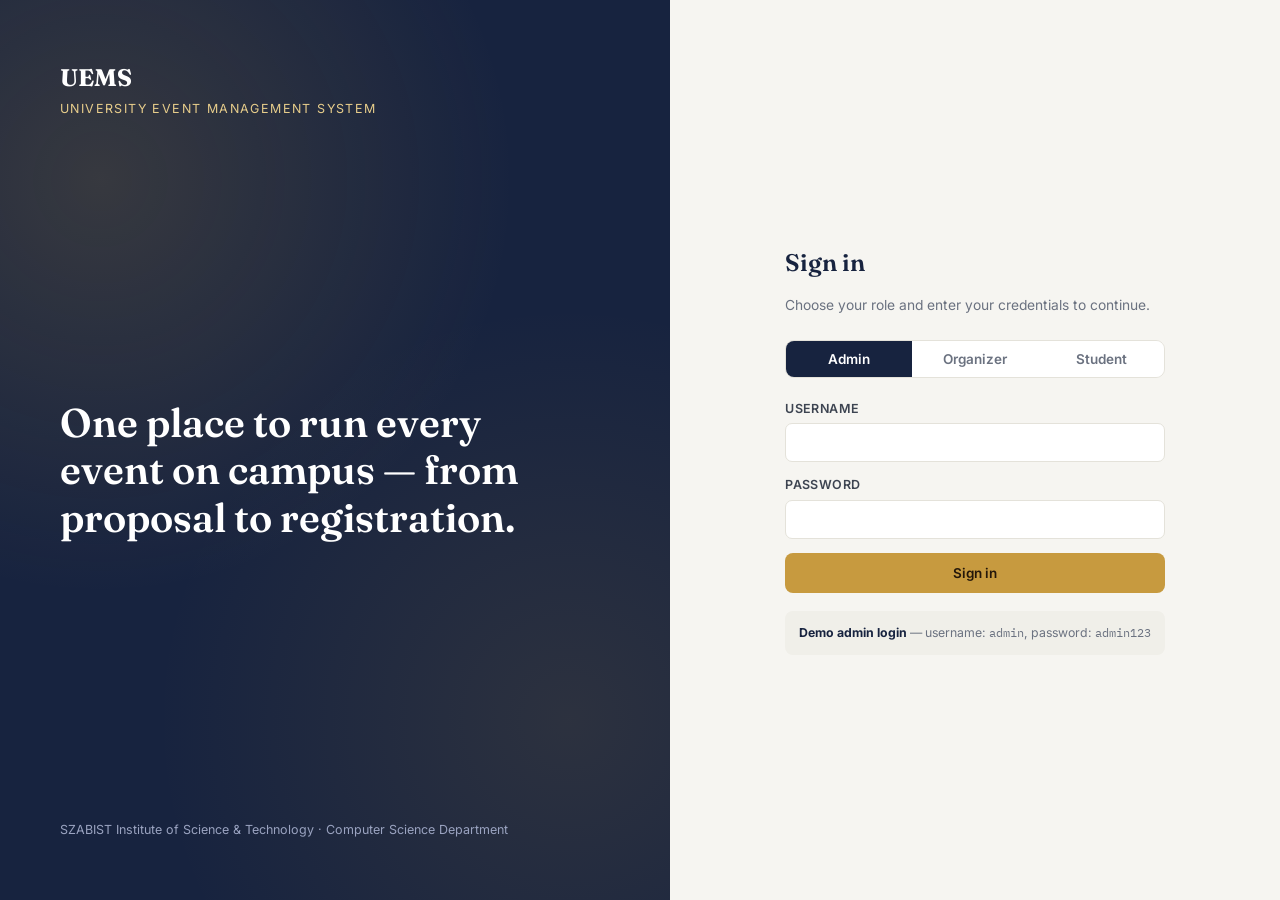
<file: index.html>
<!DOCTYPE html>
<html lang="en">
<head>
<meta charset="UTF-8" />
<meta name="viewport" content="width=device-width, initial-scale=1.0" />
<title>UEMS — Sign In</title>
<link rel="stylesheet" href="style.css" />
</head>
<body>

<div class="login-shell">
  <div class="login-brand">
    <div>
      <div class="mark">UEMS</div>
      <div class="tag-sub">University Event Management System</div>
    </div>
    <div class="headline">One place to run every event on campus — from proposal to registration.</div>
    <div class="foot">SZABIST Institute of Science &amp; Technology · Computer Science Department</div>
  </div>

  <div class="login-form-side">
    <div class="login-card">
      <h1>Sign in</h1>
      <p class="lede">Choose your role and enter your credentials to continue.</p>

      <div class="role-toggle" role="tablist" aria-label="Login role">
        <button type="button" id="roleAdminBtn" class="active" onclick="setRole('admin')">Admin</button>
        <button type="button" id="roleOrganizerBtn" onclick="setRole('organizer')">Organizer</button>
        <button type="button" id="roleStudentBtn" onclick="setRole('student')">Student</button>
      </div>

      <div class="error-msg" id="loginError"></div>

      <form id="loginForm" onsubmit="handleLogin(event)">
        <div class="field">
          <label for="username">Username</label>
          <input id="username" name="username" type="text" autocomplete="username" required />
        </div>
        <div class="field">
          <label for="password">Password</label>
          <input id="password" name="password" type="password" autocomplete="current-password" required />
        </div>
        <button type="submit" class="btn btn-gold" style="width:100%; justify-content:center; padding:11px;">Sign in</button>
      </form>

      <div class="hint-box" id="hintBox">
        <b>Demo admin login</b> — username: <code>admin</code>, password: <code>admin123</code>
      </div>
    </div>
  </div>
</div>

<div id="toast"></div>

<script src="db.js"></script>
<script src="auth.js"></script>
<script>
  let currentRole = "admin";

  const HINTS = {
    admin: "<b>Demo admin login</b> — username: <code>admin</code>, password: <code>admin123</code>",
    organizer: "<b>Demo organizer logins</b> — <code>hassan.raza</code> / <code>mehreen.ali</code>, password: <code>organizer123</code>",
    student: "<b>Demo student logins</b> — <code>ayesha.khan</code> / <code>bilal.ahmed</code> / <code>sara.farooq</code>, password: <code>student123</code>",
  };

  function setRole(role) {
    currentRole = role;
    document.getElementById("roleAdminBtn").classList.toggle("active", role === "admin");
    document.getElementById("roleOrganizerBtn").classList.toggle("active", role === "organizer");
    document.getElementById("roleStudentBtn").classList.toggle("active", role === "student");
    document.getElementById("hintBox").innerHTML = HINTS[role];
    document.getElementById("loginError").classList.remove("show");
  }

  function handleLogin(e) {
    e.preventDefault();
    const username = document.getElementById("username").value.trim();
    const password = document.getElementById("password").value;
    const errBox = document.getElementById("loginError");
    try {
      const session = Auth.login(username, password, currentRole);
      const redirect = sessionStorage.getItem("uems_redirect_after_login");
      sessionStorage.removeItem("uems_redirect_after_login");
      const defaultPage = { admin: "admin.html", organizer: "organizer.html", student: "student.html" }[session.role];
      // Only honor the saved redirect if it points at this role's own page
      // (e.g. a QR deep link to student.html?event=... for a student login).
      const redirectFile = redirect ? redirect.substring(redirect.lastIndexOf("/") + 1) : "";
      window.location.href = redirectFile.startsWith(defaultPage) ? redirectFile : defaultPage;
    } catch (err) {
      errBox.textContent = err.message;
      errBox.classList.add("show");
    }
  }

  // If already logged in, skip straight to the right dashboard.
  (function redirectIfLoggedIn() {
    const session = Auth.current();
    if (session) {
      window.location.href = { admin: "admin.html", organizer: "organizer.html", student: "student.html" }[session.role];
    }
  })();
</script>
</body>
</html>
</file>
<file: style.css>
/* ============================================================
   UEMS Design Tokens
   Palette: ink navy (surface/brand), muted gold (accent/action),
   off-white (page bg), slate (body text), plus semantic
   success/danger for registration states.
   Type: Fraunces (display, used sparingly) + Inter (UI/body) +
   IBM Plex Mono (IDs, timestamps, capacity counters).
   ============================================================ */

@import url("https://fonts.googleapis.com/css2?family=Fraunces:opsz,wght@9..144,500;9..144,600;9..144,700&family=Inter:wght@400;500;600;700&family=IBM+Plex+Mono:wght@400;500&display=swap");

:root {
  --ink: #17233f;
  --ink-2: #223257;
  --gold: #c79a3f;
  --gold-light: #e7cd8b;
  --paper: #f6f5f1;
  --card: #ffffff;
  --slate: #3d4451;
  --slate-soft: #6b7280;
  --line: #e4e2da;
  --success: #2f8f5b;
  --success-bg: #e8f5ee;
  --danger: #c1443b;
  --danger-bg: #fbeae8;
  --radius: 10px;
  --shadow: 0 1px 2px rgba(23, 35, 63, 0.06), 0 4px 16px rgba(23, 35, 63, 0.06);
  --focus: 0 0 0 3px rgba(199, 154, 63, 0.35);
}

* { box-sizing: border-box; }

html, body {
  margin: 0;
  padding: 0;
  background: var(--paper);
  color: var(--slate);
  font-family: "Inter", system-ui, sans-serif;
  font-size: 15px;
  line-height: 1.5;
}

h1, h2, h3, .display {
  font-family: "Fraunces", Georgia, serif;
  color: var(--ink);
  font-weight: 600;
  margin: 0;
}

code, .mono, .seat-count, .id-tag {
  font-family: "IBM Plex Mono", monospace;
}

a { color: inherit; }

button, input, select, textarea {
  font-family: inherit;
  font-size: inherit;
}

:focus-visible {
  outline: none;
  box-shadow: var(--focus);
  border-radius: 4px;
}

/* ---------- Layout shell (admin / student dashboards) ---------- */

.shell {
  display: grid;
  grid-template-columns: 240px 1fr;
  min-height: 100vh;
}

.sidebar {
  background: var(--ink);
  color: #eef0f6;
  padding: 28px 20px;
  display: flex;
  flex-direction: column;
  gap: 28px;
}

.brand {
  display: flex;
  flex-direction: column;
  gap: 2px;
  padding-bottom: 20px;
  border-bottom: 1px solid rgba(255,255,255,0.12);
}

.brand .mark {
  font-family: "Fraunces", serif;
  font-size: 21px;
  font-weight: 700;
  color: #fff;
  letter-spacing: 0.2px;
}

.brand .sub {
  font-size: 11.5px;
  color: var(--gold-light);
  text-transform: uppercase;
  letter-spacing: 1.2px;
}

.nav-group { display: flex; flex-direction: column; gap: 4px; }

.nav-btn {
  display: flex;
  align-items: center;
  gap: 10px;
  padding: 10px 12px;
  border-radius: 8px;
  border: none;
  background: transparent;
  color: #c7cde0;
  text-align: left;
  cursor: pointer;
  font-size: 14px;
  font-weight: 500;
  transition: background 0.15s, color 0.15s;
}

.nav-btn:hover { background: rgba(255,255,255,0.06); color: #fff; }

.nav-btn.active {
  background: var(--ink-2);
  color: #fff;
  box-shadow: inset 3px 0 0 var(--gold);
}

.sidebar-footer {
  margin-top: auto;
  display: flex;
  flex-direction: column;
  gap: 10px;
  padding-top: 20px;
  border-top: 1px solid rgba(255,255,255,0.12);
}

.session-card {
  font-size: 12.5px;
  color: #aeb6cf;
  line-height: 1.4;
}

.session-card strong { display: block; color: #fff; font-size: 14px; font-weight: 600; }

.logout-btn {
  border: 1px solid rgba(255,255,255,0.18);
  background: transparent;
  color: #eef0f6;
  padding: 9px 12px;
  border-radius: 8px;
  cursor: pointer;
  font-size: 13.5px;
  font-weight: 500;
}

.logout-btn:hover { background: rgba(255,255,255,0.08); }

.main {
  padding: 32px 40px 60px;
  max-width: 1180px;
}

.page-head {
  display: flex;
  align-items: baseline;
  justify-content: space-between;
  margin-bottom: 22px;
  flex-wrap: wrap;
  gap: 10px;
}

.page-head h1 { font-size: 26px; }
.page-head p { margin: 4px 0 0; color: var(--slate-soft); font-size: 14px; }

.view { display: none; }
.view.active { display: block; }

/* ---------- Cards / panels ---------- */

.panel {
  background: var(--card);
  border: 1px solid var(--line);
  border-radius: var(--radius);
  box-shadow: var(--shadow);
  padding: 22px 24px;
  margin-bottom: 22px;
}

.panel-head {
  display: flex;
  align-items: center;
  justify-content: space-between;
  margin-bottom: 16px;
  gap: 12px;
  flex-wrap: wrap;
}

.panel-head h2 { font-size: 18px; }

.toolbar {
  display: flex;
  gap: 10px;
  align-items: center;
  flex-wrap: wrap;
}

/* ---------- Buttons ---------- */

.btn {
  display: inline-flex;
  align-items: center;
  gap: 6px;
  padding: 9px 16px;
  border-radius: 8px;
  border: 1px solid transparent;
  font-weight: 600;
  font-size: 13.5px;
  cursor: pointer;
  transition: transform 0.08s ease, filter 0.15s;
  white-space: nowrap;
}
.btn:active { transform: translateY(1px); }

.btn-primary { background: var(--ink); color: #fff; }
.btn-primary:hover { filter: brightness(1.15); }

.btn-gold { background: var(--gold); color: #24170a; }
.btn-gold:hover { filter: brightness(1.06); }

.btn-ghost { background: transparent; color: var(--ink); border-color: var(--line); }
.btn-ghost:hover { background: #f0efe9; }

.btn-danger { background: var(--danger-bg); color: var(--danger); }
.btn-danger:hover { filter: brightness(0.97); }

.btn-sm { padding: 6px 11px; font-size: 12.5px; border-radius: 6px; }
.btn:disabled { opacity: 0.5; cursor: not-allowed; }

/* ---------- Forms ---------- */

.field { display: flex; flex-direction: column; gap: 5px; margin-bottom: 14px; }
.field label { font-size: 12.5px; font-weight: 600; color: var(--slate); text-transform: uppercase; letter-spacing: 0.4px; }

.field input, .field select, .field textarea {
  border: 1px solid var(--line);
  border-radius: 7px;
  padding: 9px 11px;
  background: #fff;
  color: var(--ink);
}

.field textarea { resize: vertical; min-height: 70px; }

.form-grid { display: grid; grid-template-columns: 1fr 1fr; gap: 0 16px; }
.form-grid .span-2 { grid-column: 1 / -1; }

.search-input {
  border: 1px solid var(--line);
  border-radius: 8px;
  padding: 9px 13px;
  min-width: 220px;
  background: #fff;
}

.select-input {
  border: 1px solid var(--line);
  border-radius: 8px;
  padding: 9px 13px;
  background: #fff;
}

/* ---------- Table ---------- */

table { width: 100%; border-collapse: collapse; font-size: 13.8px; }
thead th {
  text-align: left;
  font-size: 11.5px;
  text-transform: uppercase;
  letter-spacing: 0.5px;
  color: var(--slate-soft);
  padding: 0 10px 10px;
  border-bottom: 1px solid var(--line);
}
tbody td { padding: 12px 10px; border-bottom: 1px solid #efeee8; vertical-align: middle; }
tbody tr:hover { background: #fbfaf7; }
.row-actions { display: flex; gap: 8px; justify-content: flex-end; }

.empty-state {
  text-align: center;
  padding: 40px 20px;
  color: var(--slate-soft);
}
.empty-state .display { font-size: 18px; margin-bottom: 6px; color: var(--ink); }

/* ---------- Badges / tags ---------- */

.tag {
  display: inline-block;
  padding: 3px 9px;
  border-radius: 20px;
  font-size: 11.5px;
  font-weight: 600;
  background: #eef1f8;
  color: var(--ink-2);
}
.id-tag { color: var(--slate-soft); font-size: 12px; }

/* ---------- Seat meter (signature element) ---------- */

.seat-meter { display: flex; align-items: center; gap: 8px; }
.seat-dots { display: flex; gap: 3px; }
.seat-dot {
  width: 6px; height: 6px; border-radius: 50%;
  background: var(--line);
}
.seat-dot.filled { background: var(--gold); }
.seat-dot.full { background: var(--danger); }
.seat-count { font-size: 12px; color: var(--slate-soft); }

/* ---------- Event cards (student view) ---------- */

.event-grid {
  display: grid;
  grid-template-columns: repeat(auto-fill, minmax(300px, 1fr));
  gap: 16px;
}

.event-card {
  background: var(--card);
  border: 1px solid var(--line);
  border-radius: var(--radius);
  padding: 18px;
  box-shadow: var(--shadow);
  display: flex;
  flex-direction: column;
  gap: 10px;
}

.event-card .cat-row { display: flex; justify-content: space-between; align-items: center; }
.event-card h3 { font-size: 17px; }
.event-card .desc { font-size: 13.5px; color: var(--slate-soft); flex-grow: 1; }
.event-card .meta { font-size: 12.8px; color: var(--slate); display: flex; flex-direction: column; gap: 3px; }
.event-card .meta span { display: flex; gap: 6px; }
.event-card .meta b { color: var(--ink); font-weight: 600; min-width: 46px; }
.event-card .card-foot { display: flex; justify-content: space-between; align-items: center; margin-top: 4px; }

/* ---------- Toast ---------- */

#toast {
  position: fixed;
  bottom: 22px;
  right: 22px;
  background: var(--ink);
  color: #fff;
  padding: 12px 18px;
  border-radius: 8px;
  font-size: 13.5px;
  box-shadow: var(--shadow);
  opacity: 0;
  transform: translateY(8px);
  pointer-events: none;
  transition: opacity 0.2s, transform 0.2s;
  z-index: 50;
  max-width: 320px;
}
#toast.show { opacity: 1; transform: translateY(0); }
#toast.error { background: var(--danger); }
#toast.success { background: var(--success); }

/* ---------- Modal ---------- */

.modal-backdrop {
  position: fixed; inset: 0;
  background: rgba(23, 35, 63, 0.45);
  display: none;
  align-items: center;
  justify-content: center;
  z-index: 40;
  padding: 20px;
}
.modal-backdrop.open { display: flex; }

.modal {
  background: #fff;
  border-radius: 12px;
  padding: 26px 28px;
  width: 100%;
  max-width: 520px;
  max-height: 88vh;
  overflow-y: auto;
  box-shadow: 0 20px 60px rgba(0,0,0,0.25);
}
.modal-head { display: flex; justify-content: space-between; align-items: center; margin-bottom: 16px; }
.modal-head h2 { font-size: 19px; }
.modal-close { background: none; border: none; font-size: 20px; cursor: pointer; color: var(--slate-soft); line-height: 1; }
.modal-actions { display: flex; justify-content: flex-end; gap: 10px; margin-top: 6px; }

/* ---------- Login page ---------- */

.login-shell {
  min-height: 100vh;
  display: grid;
  grid-template-columns: 1.1fr 1fr;
}

.login-brand {
  background: var(--ink);
  background-image:
    radial-gradient(circle at 15% 20%, rgba(199,154,63,0.18), transparent 45%),
    radial-gradient(circle at 85% 80%, rgba(199,154,63,0.12), transparent 45%);
  color: #fff;
  padding: 60px;
  display: flex;
  flex-direction: column;
  justify-content: space-between;
}

.login-brand .mark { font-family: "Fraunces", serif; font-size: 24px; font-weight: 700; }
.login-brand .tag-sub { color: var(--gold-light); font-size: 12.5px; text-transform: uppercase; letter-spacing: 1.4px; margin-top: 4px; }

.login-brand .headline {
  font-family: "Fraunces", serif;
  font-size: 40px;
  font-weight: 600;
  line-height: 1.18;
  max-width: 460px;
}

.login-brand .foot { font-size: 12.5px; color: #9aa3c0; }

.login-form-side {
  display: flex;
  align-items: center;
  justify-content: center;
  padding: 40px;
}

.login-card {
  width: 100%;
  max-width: 380px;
}

.login-card h1 { font-size: 24px; margin-bottom: 6px; }
.login-card .lede { color: var(--slate-soft); font-size: 13.8px; margin-bottom: 24px; }

.role-toggle {
  display: flex;
  border: 1px solid var(--line);
  border-radius: 9px;
  overflow: hidden;
  margin-bottom: 22px;
}
.role-toggle button {
  flex: 1;
  padding: 10px;
  border: none;
  background: #fff;
  color: var(--slate-soft);
  font-weight: 600;
  font-size: 13.5px;
  cursor: pointer;
}
.role-toggle button.active { background: var(--ink); color: #fff; }

.hint-box {
  margin-top: 18px;
  background: #f0efe9;
  border-radius: 8px;
  padding: 12px 14px;
  font-size: 12.3px;
  color: var(--slate-soft);
  line-height: 1.6;
}
.hint-box b { color: var(--ink); }

.error-msg {
  background: var(--danger-bg);
  color: var(--danger);
  padding: 9px 12px;
  border-radius: 7px;
  font-size: 13px;
  margin-bottom: 14px;
  display: none;
}
.error-msg.show { display: block; }

/* ---------- Status badges ---------- */

.status-badge {
  display: inline-flex;
  align-items: center;
  gap: 5px;
  padding: 3px 10px;
  border-radius: 20px;
  font-size: 11.5px;
  font-weight: 700;
  text-transform: uppercase;
  letter-spacing: 0.4px;
}
.status-badge.approved { background: var(--success-bg); color: var(--success); }
.status-badge.pending { background: #fdf3e3; color: #96701f; }
.status-badge.rejected { background: var(--danger-bg); color: var(--danger); }
.status-badge.present { background: var(--success-bg); color: var(--success); }
.status-badge.absent { background: var(--danger-bg); color: var(--danger); }
.status-badge.unmarked { background: #eef1f8; color: var(--slate-soft); }

/* ---------- Notification bell ---------- */

.notif-bell-wrap { position: relative; }

.notif-bell {
  width: 100%;
  display: flex;
  align-items: center;
  gap: 10px;
  justify-content: space-between;
  padding: 9px 12px;
  border-radius: 8px;
  border: 1px solid rgba(255,255,255,0.18);
  background: transparent;
  color: #eef0f6;
  cursor: pointer;
  font-size: 13.5px;
  font-weight: 500;
}
.notif-bell:hover { background: rgba(255,255,255,0.08); }

.notif-badge {
  min-width: 18px;
  height: 18px;
  padding: 0 5px;
  border-radius: 10px;
  background: var(--danger);
  color: #fff;
  font-size: 10.5px;
  font-weight: 700;
  display: none;
  align-items: center;
  justify-content: center;
}

.notif-panel {
  display: none;
  position: absolute;
  bottom: calc(100% + 8px);
  left: 0;
  width: 320px;
  max-height: 380px;
  overflow-y: auto;
  background: #fff;
  border-radius: 10px;
  box-shadow: 0 12px 40px rgba(0,0,0,0.22);
  z-index: 60;
  color: var(--slate);
}
.notif-panel.open { display: block; }

.notif-panel-head {
  display: flex;
  justify-content: space-between;
  align-items: center;
  padding: 12px 14px;
  border-bottom: 1px solid var(--line);
  font-weight: 700;
  font-size: 13px;
  color: var(--ink);
}
.notif-markread { background: none; border: none; color: var(--gold); font-size: 11.5px; font-weight: 600; cursor: pointer; }
.notif-empty { padding: 20px 14px; font-size: 13px; color: var(--slate-soft); }
.notif-list { display: flex; flex-direction: column; }

.notif-item {
  display: flex;
  gap: 10px;
  padding: 11px 14px;
  border-bottom: 1px solid #f2f1ec;
}
.notif-item.unread { background: #fbf7ec; }
.notif-icon { font-size: 15px; }
.notif-msg { font-size: 12.8px; color: var(--slate); line-height: 1.4; }
.notif-time { font-size: 11px; color: var(--slate-soft); margin-top: 3px; }

/* ---------- Dashboard stat cards ---------- */

.stat-grid {
  display: grid;
  grid-template-columns: repeat(auto-fit, minmax(160px, 1fr));
  gap: 14px;
  margin-bottom: 22px;
}

.stat-card {
  background: var(--card);
  border: 1px solid var(--line);
  border-radius: var(--radius);
  padding: 18px 18px 16px;
  box-shadow: var(--shadow);
}
.stat-card .stat-value { font-family: "Fraunces", serif; font-size: 30px; font-weight: 700; color: var(--ink); line-height: 1; }
.stat-card .stat-label { font-size: 12px; color: var(--slate-soft); margin-top: 6px; text-transform: uppercase; letter-spacing: 0.4px; }
.stat-card.accent { border-top: 3px solid var(--gold); }

.chart-row { display: grid; grid-template-columns: 1.3fr 1fr; gap: 20px; }
@media (max-width: 1000px) { .chart-row { grid-template-columns: 1fr; } }

/* ---------- QR modal ---------- */

.qr-box { display: flex; flex-direction: column; align-items: center; gap: 12px; padding: 10px 0; }
.qr-box svg { border: 1px solid var(--line); border-radius: 8px; background: #fff; }
.qr-link { font-size: 11.5px; color: var(--slate-soft); word-break: break-all; text-align: center; font-family: "IBM Plex Mono", monospace; background: #f0efe9; padding: 8px 10px; border-radius: 6px; }

/* ---------- Reports ---------- */

.report-tabs { display: flex; gap: 8px; flex-wrap: wrap; margin-bottom: 16px; }
.report-tab {
  padding: 8px 14px;
  border-radius: 20px;
  border: 1px solid var(--line);
  background: #fff;
  font-size: 12.8px;
  font-weight: 600;
  color: var(--slate);
  cursor: pointer;
}
.report-tab.active { background: var(--ink); color: #fff; border-color: var(--ink); }

.filter-row { display: flex; gap: 10px; flex-wrap: wrap; margin-bottom: 18px; }
.filter-row select, .filter-row input { border: 1px solid var(--line); border-radius: 8px; padding: 8px 11px; background: #fff; font-size: 13px; }

.summary-strip { display: flex; gap: 14px; flex-wrap: wrap; margin-bottom: 18px; }
.summary-pill { background: #f0efe9; border-radius: 8px; padding: 8px 14px; font-size: 12.5px; color: var(--slate); }
.summary-pill b { color: var(--ink); font-family: "IBM Plex Mono", monospace; }

/* ---------- Attendance controls ---------- */

.attendance-toggle { display: flex; gap: 6px; }
.att-btn {
  padding: 5px 12px;
  border-radius: 6px;
  border: 1px solid var(--line);
  background: #fff;
  font-size: 12px;
  font-weight: 600;
  cursor: pointer;
  color: var(--slate);
}
.att-btn.present.active { background: var(--success); color: #fff; border-color: var(--success); }
.att-btn.absent.active { background: var(--danger); color: #fff; border-color: var(--danger); }

/* ---------- Certificate preview ---------- */

.cert-canvas-wrap { display: flex; justify-content: center; margin-bottom: 16px; }
.cert-canvas-wrap canvas { max-width: 100%; height: auto; border: 1px solid var(--line); border-radius: 8px; }

@media (max-width: 900px) {
  .login-shell { grid-template-columns: 1fr; }
  .login-brand { padding: 34px; }
  .shell { grid-template-columns: 1fr; }
  .sidebar { flex-direction: row; align-items: center; overflow-x: auto; }
  .brand, .sidebar-footer { display: none; }
  .main { padding: 22px; }
  .form-grid { grid-template-columns: 1fr; }
}
</file>
